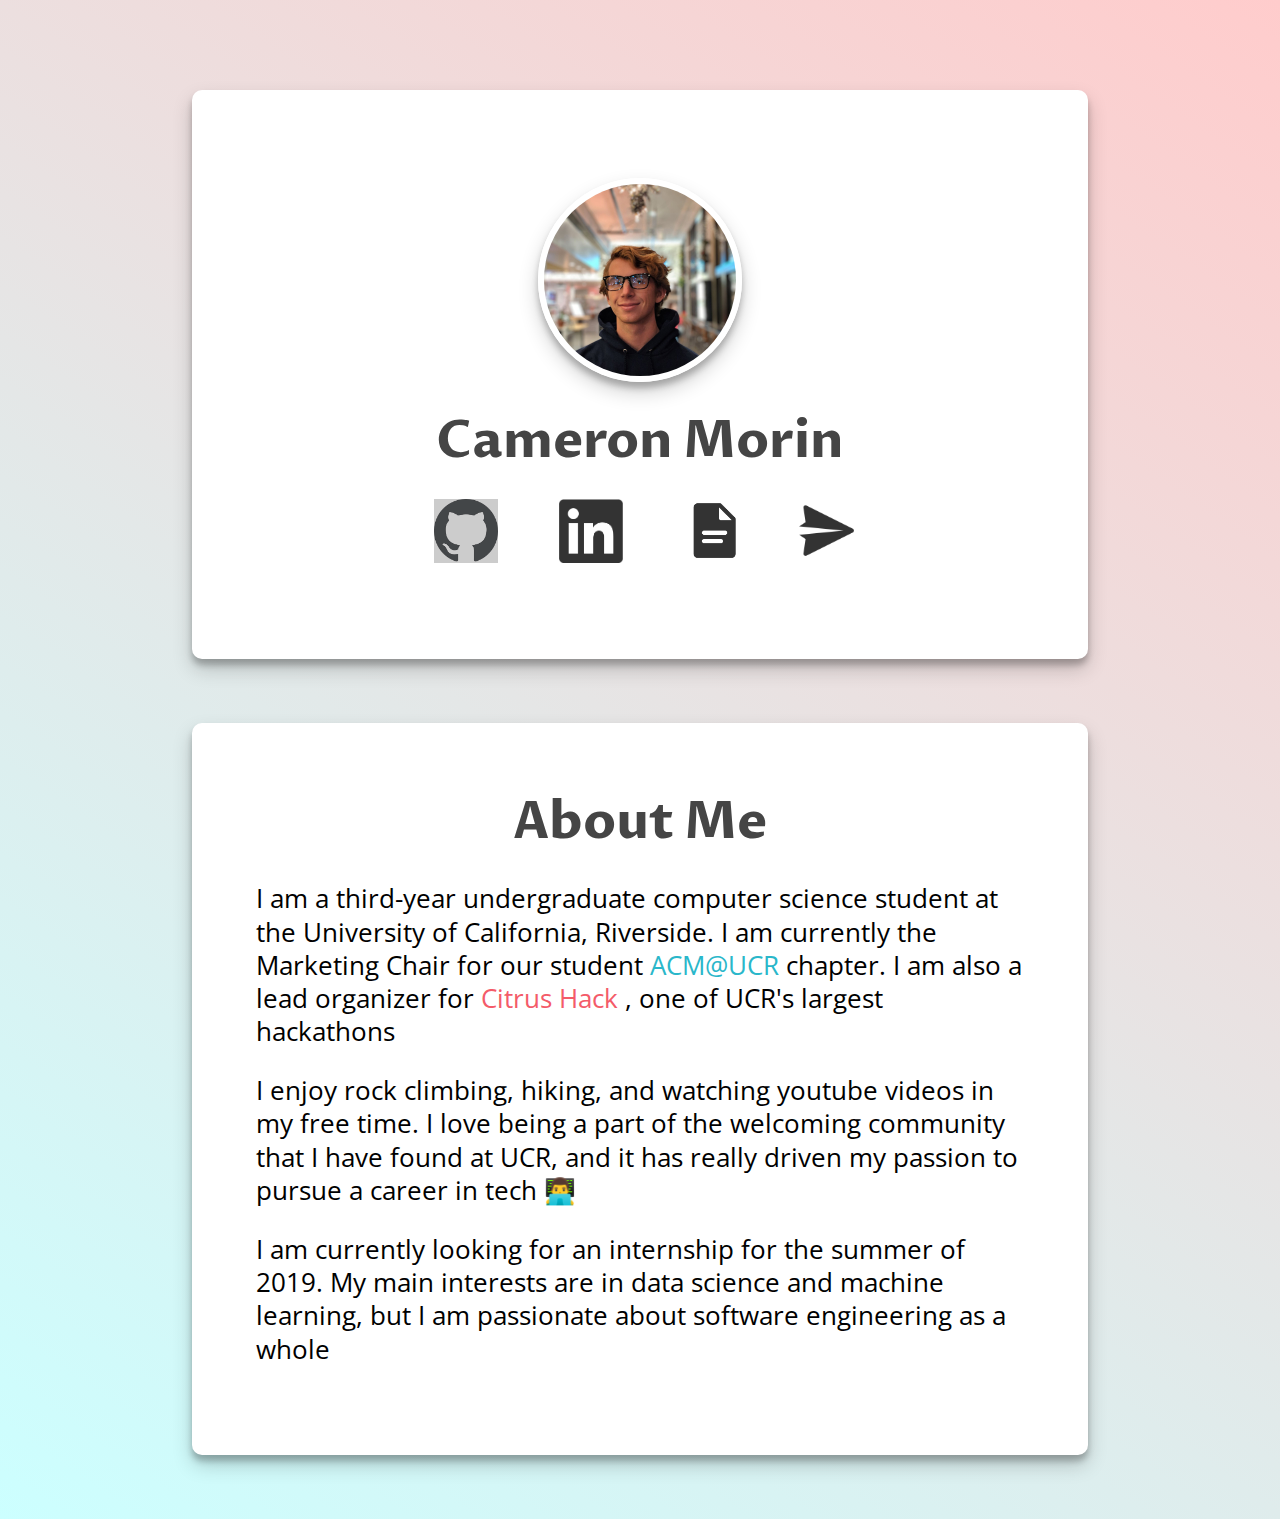
<file: index.html>
<!DOCTYPE html>
<html lang="en">
  <head>
    <meta charset="UTF-8" />
    <meta name="viewport" content="width=device-width, initial-scale=1.0" />
    <meta http-equiv="X-UA-Compatible" content="ie=edge" />
    <title>Cameron Morin</title>
    <link
      rel="icon"
      href="https://img.icons8.com/ios-glyphs/30/000000/combo-chart.png"
    />
    <link rel="stylesheet" href="./style.css" />
  </head>
  <body>
    <div class="container" id="intro">
      <img class="circle-photo" src="./assets/cam.jpg" alt="Top picture" />
      <h1 class="container-title">Cameron Morin</h1>
      <div class="container-p" style="text-align: center">
        <span class="img-link" id="github">
          <a
            href="https://github.com/cameronmorin"
            target="_blank"
            class="image-link"
          >
            <img src="./assets/github_img.png" alt="github" class="img-link" />
          </a>
        </span>
        <span class="img-link" id="linkedin">
          <a
            href="https://www.linkedin.com/in/cameronmorin03/"
            target="_blank"
            class="image-link"
          >
            <img
              src="./assets/linkedin_img.png"
              alt="linkedin"
              class="img-link"
            />
          </a>
        </span>
        <span class="img-link" id="resume">
          <a href="./assets/resume.pdf" target="_blank" class="image-link">
            <img src="./assets/resume_img.png" alt="resume" class="img-link" />
          </a>
        </span>
        <span id="email">
          <a
            href="mailto:morincam03@gmail.com"
            target="_blank"
            class="image-link"
          >
            <img
              src="./assets/email_link.png"
              alt="email-link"
              class="img-link"
            />
          </a>
        </span>
      </div>
    </div>
    <div class="container" id="about-me">
      <h1 class="container-title">About Me</h1>
      <p>
        I am a third-year undergraduate computer science student at the
        University of California, Riverside. I am currently the Marketing Chair
        for our student
        <a href="https://acmucr.org/" target="_blank" class="acm-link"
          >ACM@UCR</a
        >
        chapter. I am also a lead organizer for
        <a href="http://citrushack.com/" target="_blank" class="citrus-link"
          >Citrus Hack</a
        >
        , one of UCR's largest hackathons
      </p>

      <p>
        I enjoy rock climbing, hiking, and watching youtube videos in my free
        time. I love being a part of the welcoming community that I have found
        at UCR, and it has really driven my passion to pursue a career in tech
        👨‍💻
      </p>

      <p>
        I am currently looking for an internship for the summer of 2019. My main
        interests are in data science and machine learning, but I am passionate
        about software engineering as a whole
      </p>
    </div>
  </body>
</html>
</file>
<file: style.css>
@import url("https://fonts.googleapis.com/css?family=Proza+Libre");
@import url("https://fonts.googleapis.com/css?family=Open+Sans");

html {
  min-height: 100%;
  background: linear-gradient(35deg, #ccffff, #ffcccc);
  background-repeat: no-repeat;
  background-size: cover;
}

.container:nth-of-type(1) {
  margin-top: 10vh;
}

div.container {
  background-color: #ffffff;
  margin: 0 auto 5vw auto;
  width: 60vw;
  border-radius: 10px;
  padding: 5vw;
  box-shadow: 0 10px 20px rgba(0, 0, 0, 0.19), 0 6px 6px rgba(0, 0, 0, 0.23);
}

.container-title {
  font-size: 4vw;
  color: #454545;
  text-align: center;
  margin: 0;
}

.container-p {
  font-family: "Open Sans", sans-serif;
  font-size: 2.5vw;
  color: #454545;
  line-height: 1.3;
  letter-spacing: 0.1vw;
  text-align: left;
  margin: auto 2vw auto 2vw;
  padding: 3% 3%;
}

.circle-photo {
  display: block;
  margin: 24px auto;
  width: 15vw;
  border-radius: 50%;
  box-shadow: 0 10px 20px rgba(0, 0, 0, 0.19), 0 6px 6px rgba(0, 0, 0, 0.23);
  border: 6px solid white;
}

.image-link {
  text-decoration: none;
  filter: contrast(60%);
}

.img-link {
  width: 5vw;
  line-height: 1em;
  cursor: pointer;
  margin: auto 1vw auto 1vw;
}

.acm-link {
  color: #2ab7ca;
  text-decoration: none;
}

.citrus-link {
  color: #f45b69;
  text-decoration: none;
}
p {
  font-family: "Open Sans", sans-serif;
  line-height: 1.3;
  font-size: 2vw;
}

h1,
h2 {
  font-family: "Proza Libre", sans-serif;
}
/* div.nav-bar {
	font-size: 30px;
	font-family: Muli;
	color: #FFFFFF;
	margin-left: auto;
	margin-right: auto;
	background-color: #d72264;
}

ul.nav-bar {
	text-align: center;
	list-style-type: none;
	margin: 0;
	padding: 0;
	overflow: hidden;
}

li.nav-bar {
	display: block;
	text-align: center;
	text-decoration: none;
	padding: 14px 16px;
	float: left;
} */
/*
Gradient Color scheme:
	background: linear-gradient(35deg, #CCFFFF, #FFCCCC);

Transform element to increase in size on hover
div:hover {
    transform:scale(1.1);
  }

	*/
</file>
